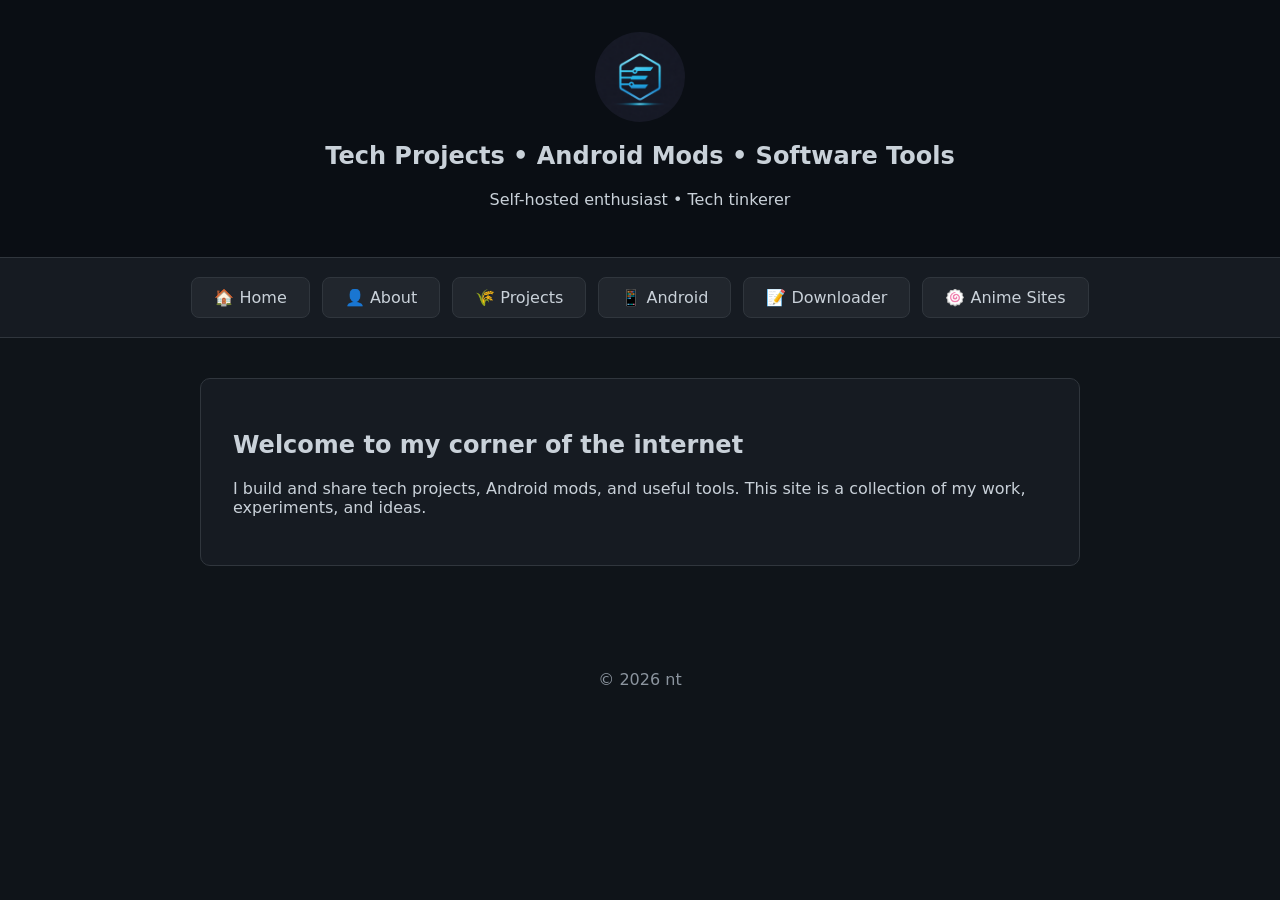
<file: index.html>
<!DOCTYPE html>
<html lang="en">
<head>
    <meta charset="UTF-8">
    <meta name="viewport" content="width=device-width, initial-scale=1.0">

    <!-- Primary SEO -->
    <title>Eshori • Tech, Apps, Mods & Projects</title>
    <meta name="description" content="Esho's personal website featuring tech projects, Android apps, mods, software tools, and blog posts about computing and gaming.">
    <meta name="keywords" content="tech, software, android apps, mods, games, computer, blog, projects">
    <meta name="author" content="Esho">

    <!-- Canonical -->
    <link rel="canonical" href="https://eshori.github.io/">

    <!-- Open Graph (Social Sharing) -->
    <meta property="og:title" content="Esho • Tech & Projects">
    <meta property="og:description" content="Tech projects, Android mods, and software tools by Esho.">
    <meta property="og:type" content="website">
    <meta property="og:url" content="https://yourusername.github.io/">

    <!-- Theme Color -->
    <meta name="theme-color" content="#0f1419">

    <style>
        :root {
            --bg: #0f1419;
            --card: #161b22;
            --text: #c9d1d9;
            --accent: #58a6ff;
            --border: #30363d;
        }

        body {
            margin:0;
            font-family: system-ui, sans-serif;
            background:var(--bg);
            color:var(--text);
        }

        /* ✅ LOGO FIX */
        .logo {
    width: 90px;
    height: 90px;
    object-fit: cover;
    border-radius: 50%;
    display: block;
    margin: 0 auto 10px;
        }

        header {
            background:#0a0e14;
            padding:2rem 1rem;
            text-align:center;
            border-bottom:1px solid var(--border);
        }

        .nav {
            display:flex;
            flex-wrap:wrap;
            justify-content:center;
            gap:12px;
            padding:1.2rem 1rem;
            background:var(--card);
            border-bottom:1px solid var(--border);
        }

        .nav-item {
            background:#21262d;
            color:var(--text);
            padding:10px 22px;
            border-radius:8px;
            text-decoration:none;
            border:1px solid var(--border);
            transition:0.2s;
        }

        .nav-item:hover {
            background:var(--accent);
            color:#0d1117;
        }

        .container {
            max-width:880px;
            margin:2.5rem auto;
            padding:0 1rem;
        }

        .section {
            background:var(--card);
            border:1px solid var(--border);
            border-radius:10px;
            padding:2rem;
            margin-bottom:2rem;
        }

        footer {
            text-align:center;
            padding:3rem 1rem;
            color:#8b949e;
        }
    </style>
</head>

<body>

<header>
    <img src="images/eshos.png" alt="Eshori" class="logo">
    <h2>Tech Projects • Android Mods • Software Tools</h2>
    <p>Self-hosted enthusiast • Tech tinkerer</p>
</header>

<div class="nav">
    <a href="index.html" class="nav-item">🏠 Home</a>
    <a href="about.html" class="nav-item">👤 About</a>
    <a href="projects.html" class="nav-item">🌾 Projects</a>
    <a href="android.html" class="nav-item">📱 Android</a>
    <a href="anime.html" class="nav-item">📝 Downloader</a>
    <a href="https://everythingmoe.com/" class="nav-item">🍥 Anime Sites</a>
    
</div>

<div class="container">
    <div class="section">
        <h2>Welcome to my corner of the internet</h2>
        <p>
            I build and share tech projects, Android mods, and useful tools.
            This site is a collection of my work, experiments, and ideas.
        </p>
    </div>
</div>

<footer>
    <p>© 2026 nt </p>
</footer>

</body>
</html>
</file>
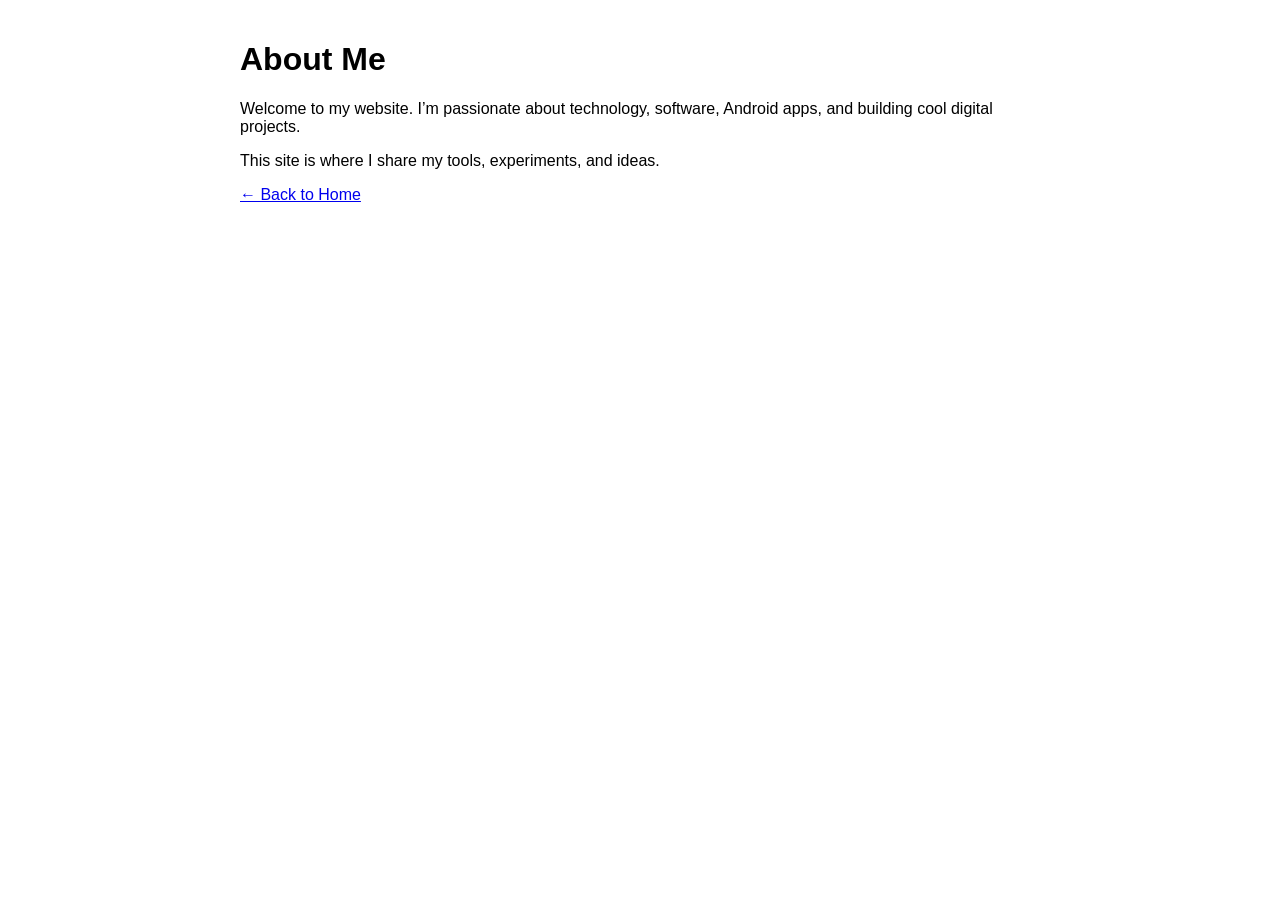
<file: about.html>
<!DOCTYPE html>
<html lang="en">
<head>
    <meta charset="UTF-8">
    <meta name="viewport" content="width=device-width, initial-scale=1.0">
    <title>About • Eshori</title>
</head>
<body style="font-family: Arial, sans-serif; max-width: 800px; margin: auto; padding: 20px;">

    <h1>About Me</h1>

    <p>
        Welcome to my website. I’m passionate about technology, software, Android apps,
        and building cool digital projects.
    </p>

    <p>
        This site is where I share my tools, experiments, and ideas.
    </p>

    <a href="index.html">← Back to Home</a>

</body>
</html>
</file>
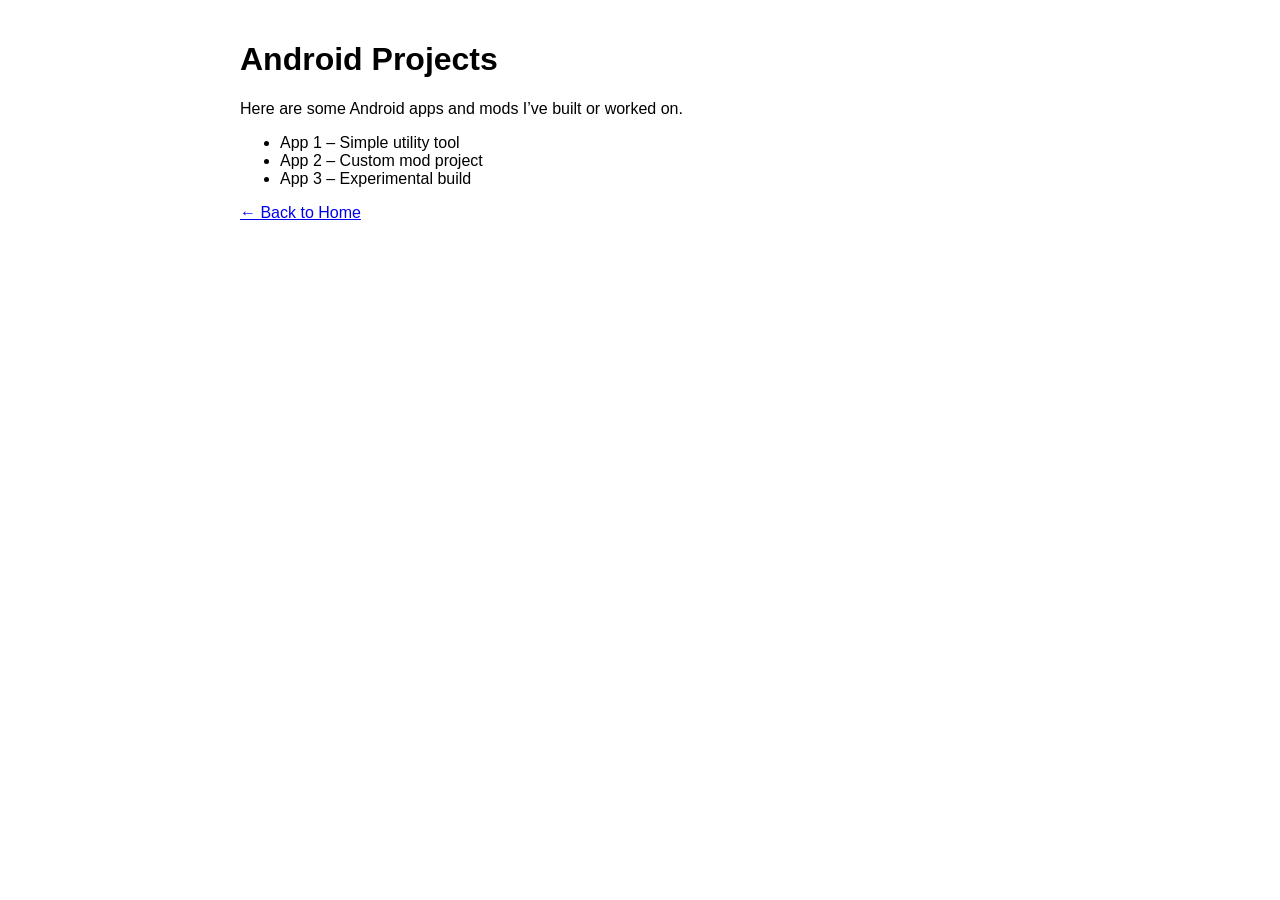
<file: Android.html>
<!DOCTYPE html>
<html lang="en">
<head>
    <meta charset="UTF-8">
    <meta name="viewport" content="width=device-width, initial-scale=1.0">
    <title>Android Projects • Eshori</title>
</head>
<body style="font-family: Arial, sans-serif; max-width: 800px; margin: auto; padding: 20px;">

    <h1>Android Projects</h1>

    <p>Here are some Android apps and mods I’ve built or worked on.</p>

    <ul>
        <li>App 1 – Simple utility tool</li>
        <li>App 2 – Custom mod project</li>
        <li>App 3 – Experimental build</li>
    </ul>

    <a href="index.html">← Back to Home</a>

</body>
</html>
</file>
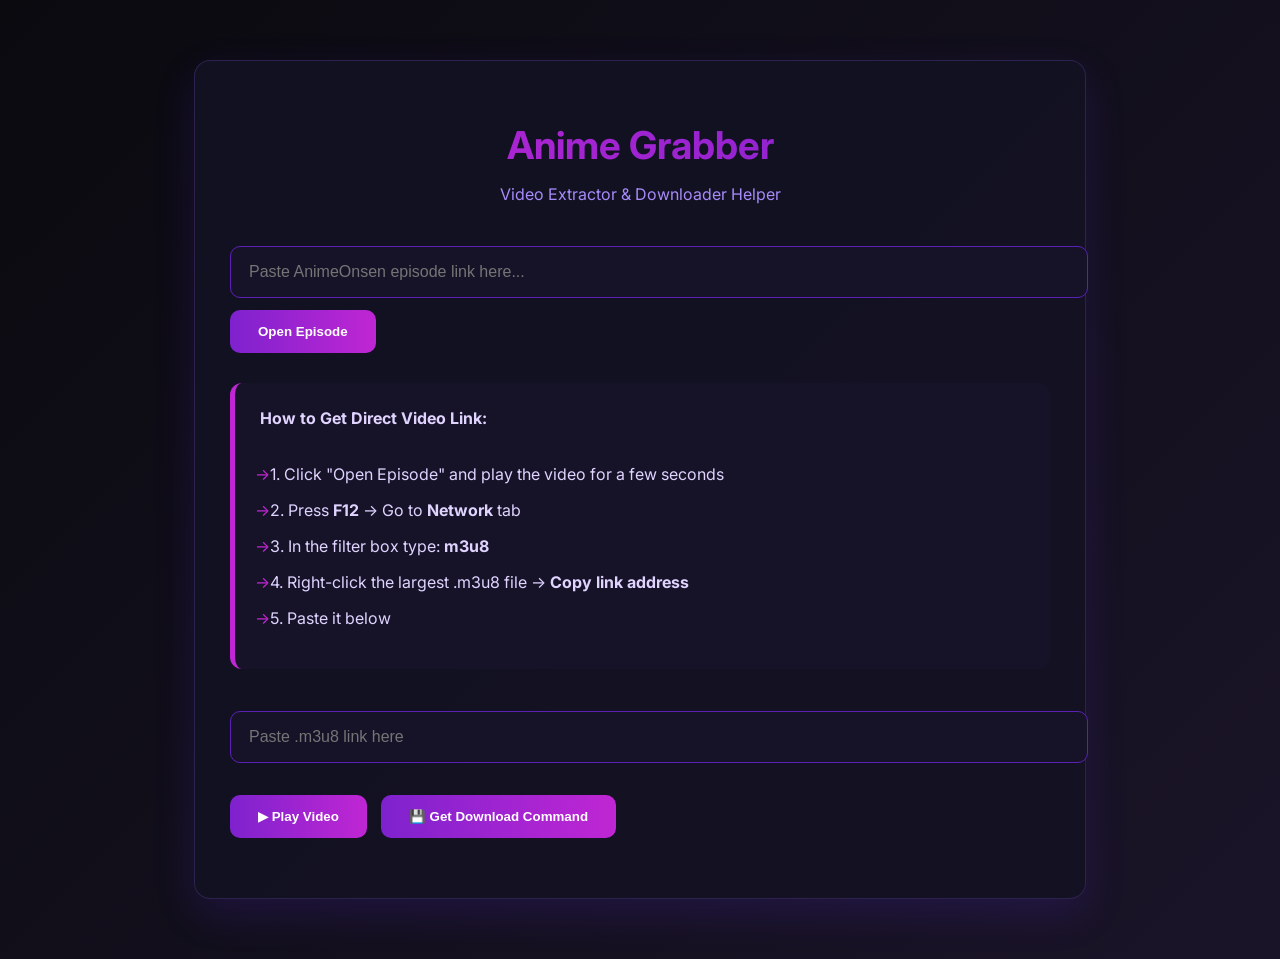
<file: anime.html>
<!DOCTYPE html>
<html lang="en">
<head>
  <meta charset="UTF-8">
  <meta name="viewport" content="width=device-width, initial-scale=1.0">
  <title>Anime Grabber • Video Helper</title>
  <style>
    @import url('https://fonts.googleapis.com/css2?family=Inter:wght@400;500;600&display=swap');

    body {
      font-family: 'Inter', sans-serif;
      background: linear-gradient(135deg, #0a0a0f, #1a1428);
      color: #e0d4ff;
      margin: 0;
      padding: 20px;
      min-height: 100vh;
    }
    .container {
      max-width: 820px;
      margin: 40px auto;
      background: rgba(20, 18, 35, 0.95);
      border-radius: 16px;
      padding: 35px;
      box-shadow: 0 15px 40px rgba(100, 50, 255, 0.15);
      border: 1px solid rgba(150, 100, 255, 0.2);
    }
    h1 {
      text-align: center;
      background: linear-gradient(90deg, #c026d3, #7e22ce);
      -webkit-background-clip: text;
      -webkit-text-fill-color: transparent;
      font-size: 2.4rem;
      margin-bottom: 8px;
    }
    .subtitle {
      text-align: center;
      color: #a78bfa;
      margin-bottom: 30px;
    }
    input {
      width: 100%;
      padding: 16px 18px;
      margin: 12px 0;
      background: #161329;
      border: 1px solid #5b21b6;
      border-radius: 10px;
      color: #e0d4ff;
      font-size: 16px;
    }
    input:focus {
      outline: none;
      border-color: #c026d3;
      box-shadow: 0 0 0 3px rgba(192, 38, 211, 0.2);
    }
    button {
      padding: 14px 28px;
      background: linear-gradient(90deg, #7e22ce, #c026d3);
      color: white;
      border: none;
      border-radius: 10px;
      cursor: pointer;
      font-weight: 600;
      margin-right: 10px;
      transition: all 0.3s;
    }
    button:hover {
      transform: translateY(-2px);
      box-shadow: 0 8px 20px rgba(192, 38, 211, 0.4);
    }
    .steps {
      background: #161329;
      padding: 25px;
      border-radius: 12px;
      margin: 30px 0;
      border-left: 5px solid #c026d3;
    }
    .step {
      margin: 16px 0;
      padding-left: 10px;
      position: relative;
    }
    .step:before {
      content: "→";
      color: #c026d3;
      position: absolute;
      left: -5px;
    }
    #player {
      margin-top: 25px;
      border-radius: 12px;
      overflow: hidden;
      background: #000;
    }
    .header {
      text-align: center;
      margin-bottom: 20px;
    }
  </style>
</head>
<body>
  <div class="container">
    <div class="header">
      <h1>Anime Grabber</h1>
      <p class="subtitle">Video Extractor & Downloader Helper</p>
    </div>

    <input type="text" id="urlInput" placeholder="Paste AnimeOnsen episode link here...">
    <br>
    <button onclick="openEpisode()">Open Episode</button>

    <div class="steps">
      <strong>How to Get Direct Video Link:</strong><br><br>
      <div class="step">1. Click "Open Episode" and play the video for a few seconds</div>
      <div class="step">2. Press <strong>F12</strong> → Go to <strong>Network</strong> tab</div>
      <div class="step">3. In the filter box type: <strong>m3u8</strong></div>
      <div class="step">4. Right-click the largest .m3u8 file → <strong>Copy link address</strong></div>
      <div class="step">5. Paste it below</div>
    </div>

    <input type="text" id="m3u8Input" placeholder="Paste .m3u8 link here">
    <br><br>
    <button onclick="playM3U8()">▶ Play Video</button>
    <button onclick="downloadM3U8()">💾 Get Download Command</button>

    <div id="player"></div>
  </div>

  <script>
    function openEpisode() {
      const url = document.getElementById('urlInput').value.trim();
      if (url.includes("animeonsen.xyz")) {
        window.open(url, '_blank');
      } else {
        alert("Please paste a valid AnimeOnsen link");
      }
    }

    function playM3U8() {
      const m3u8 = document.getElementById('m3u8Input').value.trim();
      if (!m3u8) return alert("Please paste the m3u8 link first");

      document.getElementById('player').innerHTML = `
        <video width="100%" controls autoplay>
          <source src="${m3u8}" type="application/x-mpegURL">
          Your browser does not support HLS playback.
        </video>
      `;
    }

    function downloadM3U8() {
      const m3u8 = document.getElementById('m3u8Input').value.trim();
      if (!m3u8) return alert("Please paste the m3u8 link first");
      
      const cmd = `ffmpeg -i "${m3u8}" -c copy "anime_episode.mp4"`;
      alert("Run this in Terminal / Command Prompt:\n\n" + cmd + "\n\n(You need ffmpeg installed)");
    }
  </script>
</body>
</html>
</file>
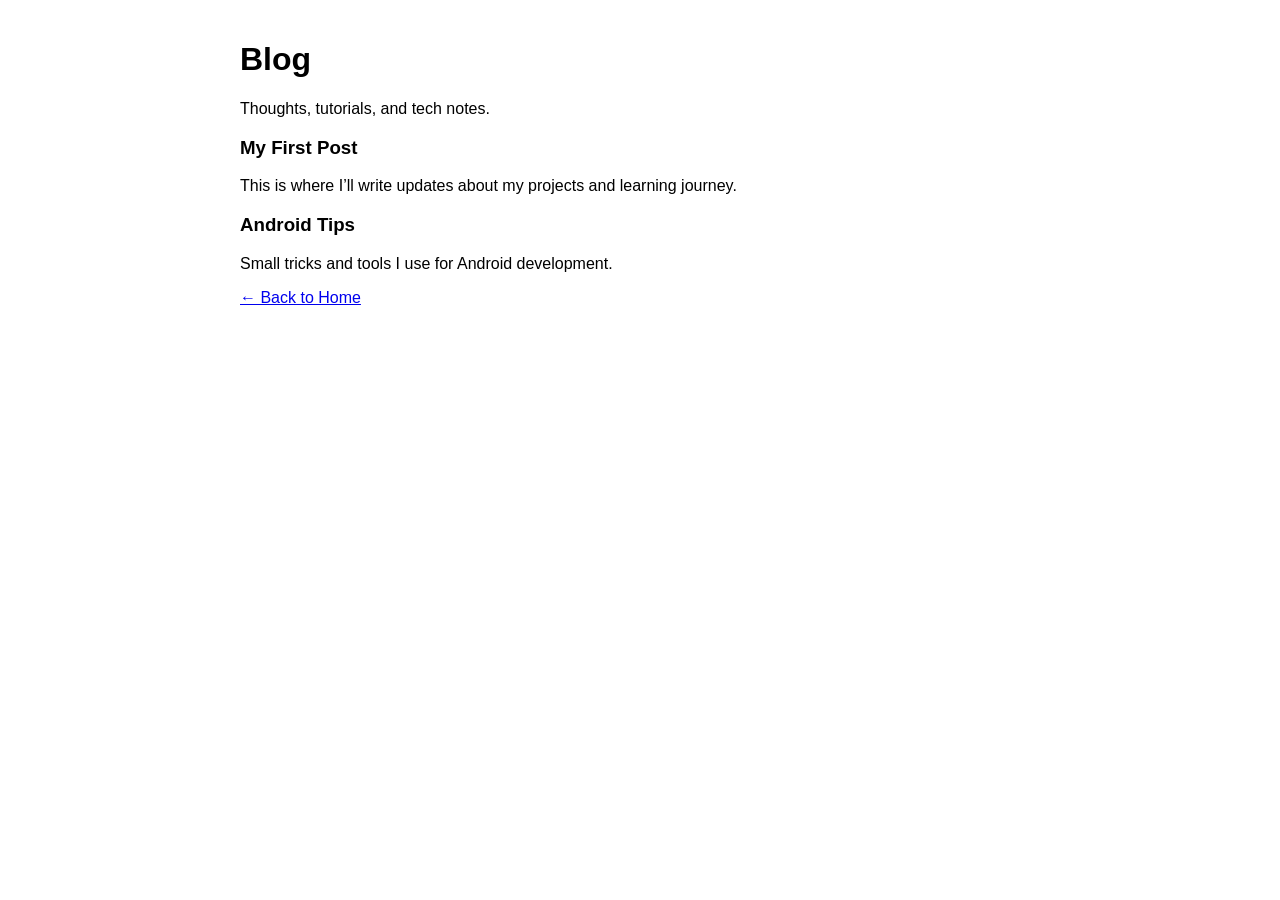
<file: Blog.html>
<!DOCTYPE html>
<html lang="en">
<head>
    <meta charset="UTF-8">
    <meta name="viewport" content="width=device-width, initial-scale=1.0">
    <title>Blog • Eshori</title>
</head>
<body style="font-family: Arial, sans-serif; max-width: 800px; margin: auto; padding: 20px;">

    <h1>Blog</h1>

    <p>Thoughts, tutorials, and tech notes.</p>

    <article>
        <h3>My First Post</h3>
        <p>This is where I’ll write updates about my projects and learning journey.</p>
    </article>

    <article>
        <h3>Android Tips</h3>
        <p>Small tricks and tools I use for Android development.</p>
    </article>

    <a href="index.html">← Back to Home</a>

</body>
</html>
</file>
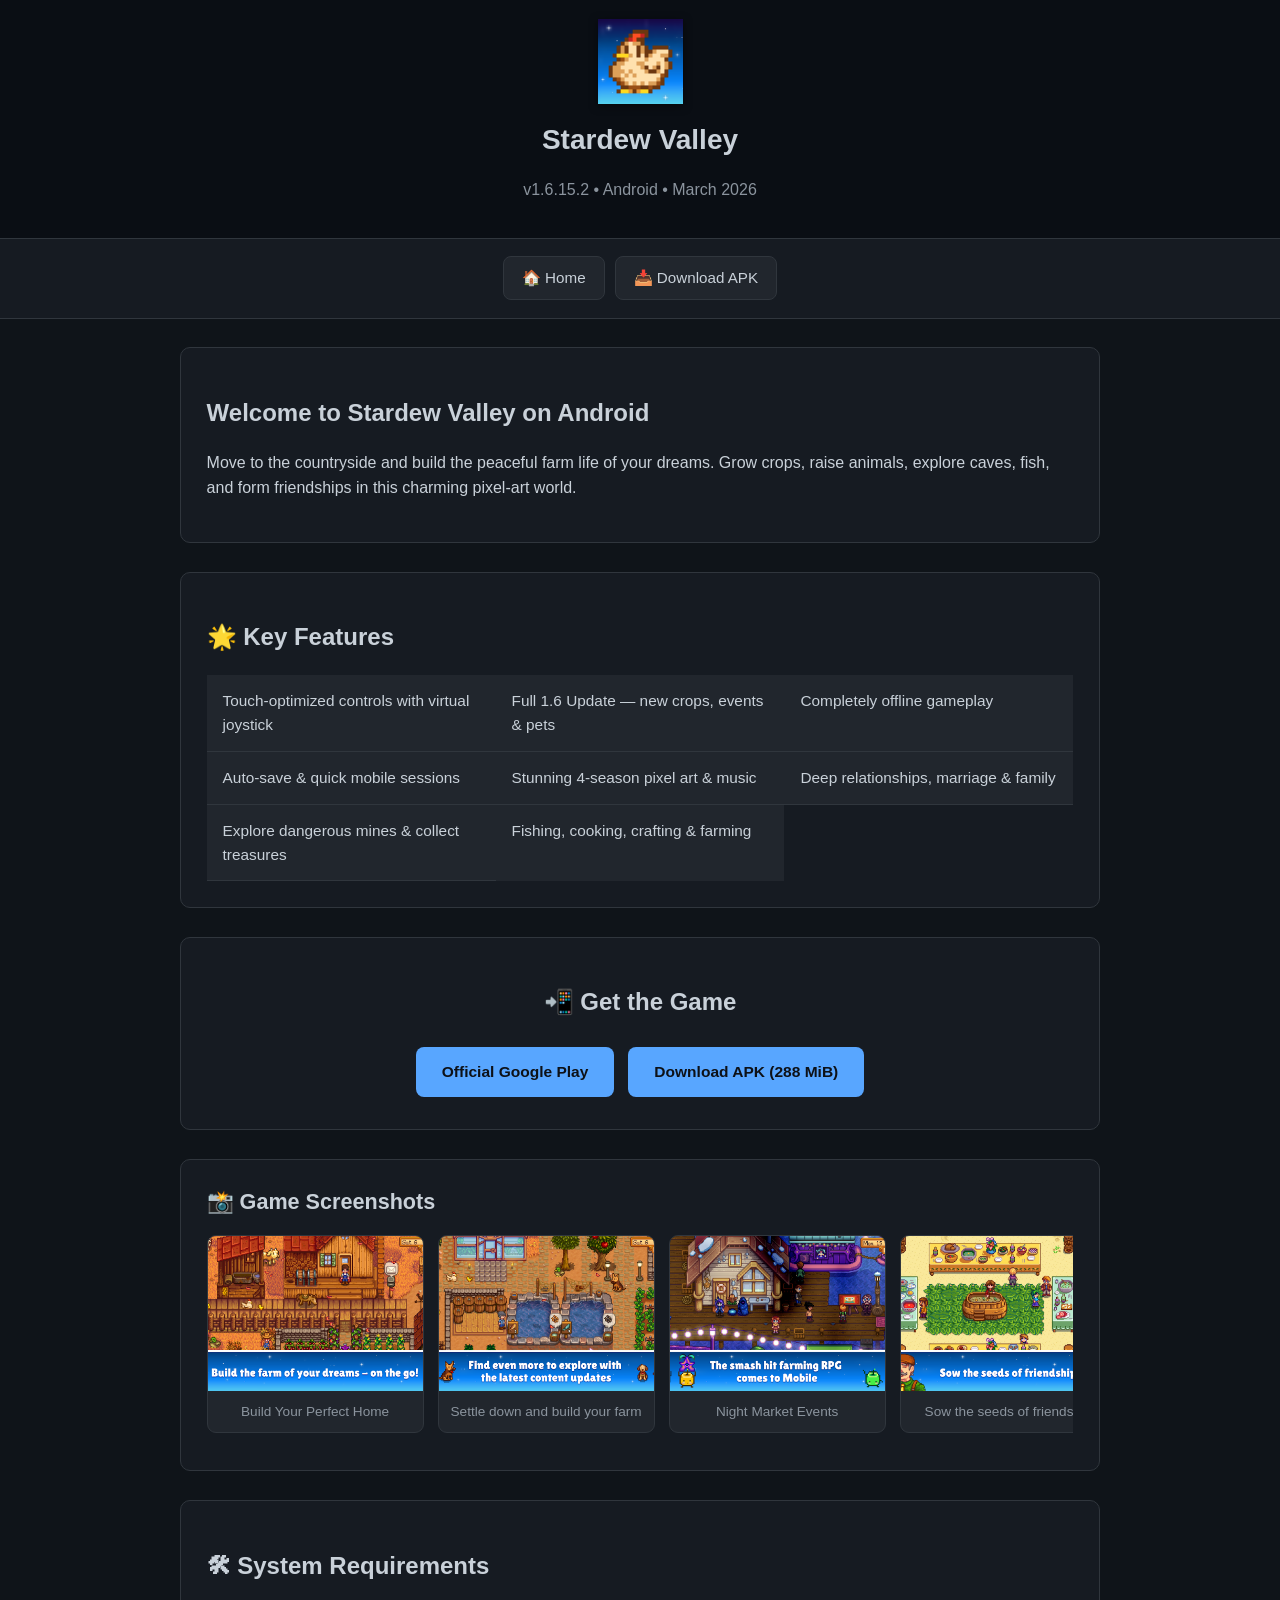
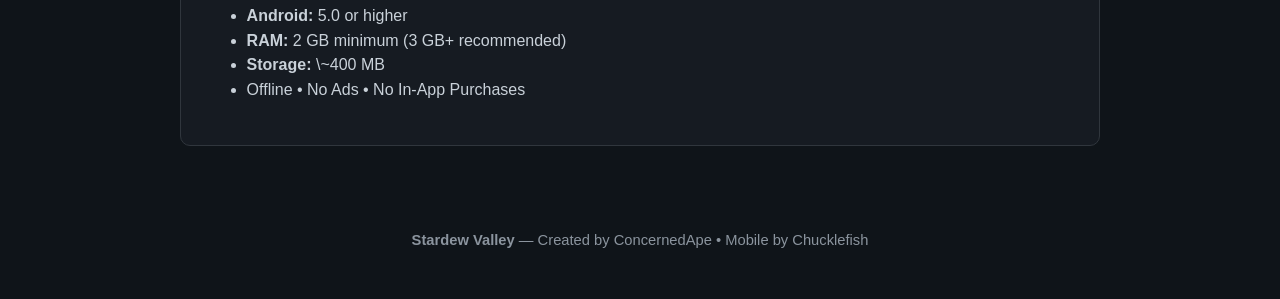
<file: projects.html>
<!DOCTYPE html>
<html lang="en">
<head>
    <meta charset="UTF-8">
    <meta name="viewport" content="width=device-width, initial-scale=1.0">
    <title>Stardew Valley • Android</title>
    <style>
        :root {
            --bg: #0f1419;
            --card: #161b22;
            --text: #c9d1d9;
            --accent: #58a6ff;
            --border: #30363d;
        }
        body {
            margin: 0;
            font-family: -apple-system, BlinkMacSystemFont, "Segoe UI", Roboto, sans-serif;
            background: var(--bg);
            color: var(--text);
            line-height: 1.55;
        }
        header {
            background: #0a0e14;
            padding: 1.2rem 1rem;
            border-bottom: 1px solid var(--border);
            text-align: center;
        }
        .logo {
            height: 85px;           /* Adjust size if needed */
            margin-bottom: 0.4rem;
            filter: drop-shadow(0 2px 4px rgba(0,0,0,0.5));
        }
        h1 {
            margin: 0;
            font-size: 1.75rem;
        }
        .tagline {
            color: #8b949e;
            font-size: 1rem;
        }

        .nav {
            display: flex;
            flex-wrap: wrap;
            justify-content: center;
            gap: 10px;
            padding: 1.1rem 1rem;
            background: var(--card);
            border-bottom: 1px solid var(--border);
        }
        .nav-item {
            background: #21262d;
            color: var(--text);
            padding: 9px 18px;
            border-radius: 8px;
            text-decoration: none;
            font-weight: 500;
            font-size: 0.95rem;
            border: 1px solid var(--border);
            transition: all 0.2s ease;
        }
        .nav-item:hover {
            background: var(--accent);
            color: #0d1117;
            border-color: var(--accent);
        }

        .container {
            max-width: 920px;
            margin: 1.8rem auto;
            padding: 0 1rem;
        }

        .section {
            background: var(--card);
            border: 1px solid var(--border);
            border-radius: 10px;
            padding: 1.6rem;
            margin-bottom: 1.8rem;
        }

        /* Compact Features with Only Bottom Line */
        .features {
            display: grid;
            grid-template-columns: repeat(auto-fit, minmax(260px, 1fr));
            gap: 0;
        }
        .feature {
            padding: 14px 16px;
            background: #21262d;
            border-bottom: 1px solid var(--border);
            font-size: 0.96rem;
            transition: all 0.25s ease;
        }
        .feature:last-child {
            border-bottom: none;
        }
        .feature:hover {
            background: #262c34;
            padding-left: 20px;
        }

        .btn {
            display: inline-block;
            background: var(--accent);
            color: #0d1117;
            padding: 13px 26px;
            border-radius: 8px;
            text-decoration: none;
            font-weight: bold;
            font-size: 0.97rem;
            margin: 0.4rem 0.3rem;
            transition: all 0.25s ease;
        }
        .btn:hover {
            background: #7bbcff;
            transform: translateY(-3px);
        }

        .install-section {
            text-align: center;
        }

        /* Smooth Horizontal Scroll Screenshots */
        .screenshots-section h3 {
            margin: 0 0 1rem 0;
            font-size: 1.35rem;
        }
        .horizontal-scroll {
            display: flex;
            gap: 14px;
            overflow-x: auto;
            padding-bottom: 12px;
            -webkit-overflow-scrolling: touch;
            scrollbar-width: thin;
            scrollbar-color: var(--accent) transparent;
        }
        .horizontal-scroll::-webkit-scrollbar {
            height: 7px;
        }
        .horizontal-scroll::-webkit-scrollbar-thumb {
            background: var(--accent);
            border-radius: 4px;
        }

        .screenshot-card {
            flex: 0 0 auto;
            width: 215px;
            background: #21262d;
            border: 1px solid var(--border);
            border-radius: 9px;
            overflow: hidden;
            transition: transform 0.3s ease;
        }
        .screenshot-card:hover {
            transform: scale(1.04);
        }
        .screenshot-card img {
            width: 100%;
            height: 155px;
            object-fit: cover;
            display: block;
            background: #2d333b;
        }
        .screenshot-card p {
            margin: 0;
            padding: 10px 8px;
            font-size: 0.85rem;
            color: #8b949e;
            text-align: center;
        }

        footer {
            text-align: center;
            padding: 2.5rem 1rem 2rem;
            color: #8b949e;
            font-size: 0.92rem;
        }
    </style>
</head>
<body>

    <header>
        <!-- Official Stardew Valley Logo -->
        <img src="images/Ssdew/stardew-lg.png" 
             alt="Stardew Valley Logo" 
             class="logo">
        <h1>Stardew Valley</h1>
        <p class="tagline">v1.6.15.2 • Android • March 2026</p>
    </header>

    <div class="nav">
        <a href="index.html" class="nav-item">🏠 Home</a>
        <a href="https://drive.google.com/uc?export=download&id=1u9Q8kD-2XDoRFEY_uW06KMqfX4QMmmcG" class="nav-item">📥 Download APK</a>
    </div>

    <div class="container">

        <div class="section">
            <h2>Welcome to Stardew Valley on Android</h2>
            <p>Move to the countryside and build the peaceful farm life of your dreams. Grow crops, raise animals, explore caves, fish, and form friendships in this charming pixel-art world.</p>
        </div>

        <div class="section">
            <h2>🌟 Key Features</h2>
            <div class="features">
                <div class="feature">Touch-optimized controls with virtual joystick</div>
                <div class="feature">Full 1.6 Update — new crops, events & pets</div>
                <div class="feature">Completely offline gameplay</div>
                <div class="feature">Auto-save & quick mobile sessions</div>
                <div class="feature">Stunning 4-season pixel art & music</div>
                <div class="feature">Deep relationships, marriage & family</div>
                <div class="feature">Explore dangerous mines & collect treasures</div>
                <div class="feature">Fishing, cooking, crafting & farming</div>
            </div>
        </div>

        <div class="section install-section">
            <h2>📲 Get the Game</h2>
            <a href="https://play.google.com/store/apps/details?id=com.chucklefish.stardewvalley" target="_blank" class="btn">Official Google Play</a>
            <a href="https://drive.google.com/uc?export=download&id=1u9Q8kD-2XDoRFEY_uW06KMqfX4QMmmcG" target="_blank" class="btn">Download APK (288 MiB)</a>
        </div>

        <div class="section">
            <div class="screenshots-section">
                <h3>📸 Game Screenshots</h3>
                <div class="horizontal-scroll">
                    <div class="screenshot-card">
                        <img src="images/Ssdew/One.png" alt="Build a Perfect Home">
                        <p>Build Your Perfect Home</p>
                    </div>
                    <div class="screenshot-card">
                        <img src="images/Ssdew/two.png" alt="Explore new Farms">
                        <p>Settle down and build your farm</p>
                    </div>
                    <div class="screenshot-card">
                        <img src="images/Ssdew/three.png" alt="Night Market">
                        <p>Night Market Events</p>
                    </div>
                    <div class="screenshot-card">
                        <img src="images/Ssdew/Four.png" alt="Feast">
                        <p>Sow the seeds of friendship</p>
                    </div>
                    <div class="screenshot-card">
                        <img src="images/Ssdew/Five.png" alt="Make that special someone">
                        <p>Choose your special partner</p>
                    </div>
                    <div class="screenshot-card">
                        <img src="images/Ssdew/Six.png" alt="Farm Animals">
                        <p>Raise happy animals</p>
                    </div>
                    <div class="screenshot-card">
                        <img src="images/Ssdew/Seven.png" alt="Start a Perfect Family">
                        <p>Start a Family</p>
                    </div>
                    <div class="screenshot-card">
                        <img src="images/Ssdew/Eight.png" alt="Venture Into Unknown">
                        <p>Venture into unknown Depths</p>
                    </div>
                </div>
            </div>
        </div>

        <div class="section">
            <h2>🛠 System Requirements</h2>
            <ul>
                <li><strong>Android:</strong> 5.0 or higher</li>
                <li><strong>RAM:</strong> 2 GB minimum (3 GB+ recommended)</li>
                <li><strong>Storage:</strong> \~400 MB</li>
                <li>Offline • No Ads • No In-App Purchases</li>
            </ul>
        </div>

    </div>

    <footer>
        <p><strong>Stardew Valley</strong> — Created by ConcernedApe • Mobile by Chucklefish</p>
    </footer>

</body>
</html>
</file>
